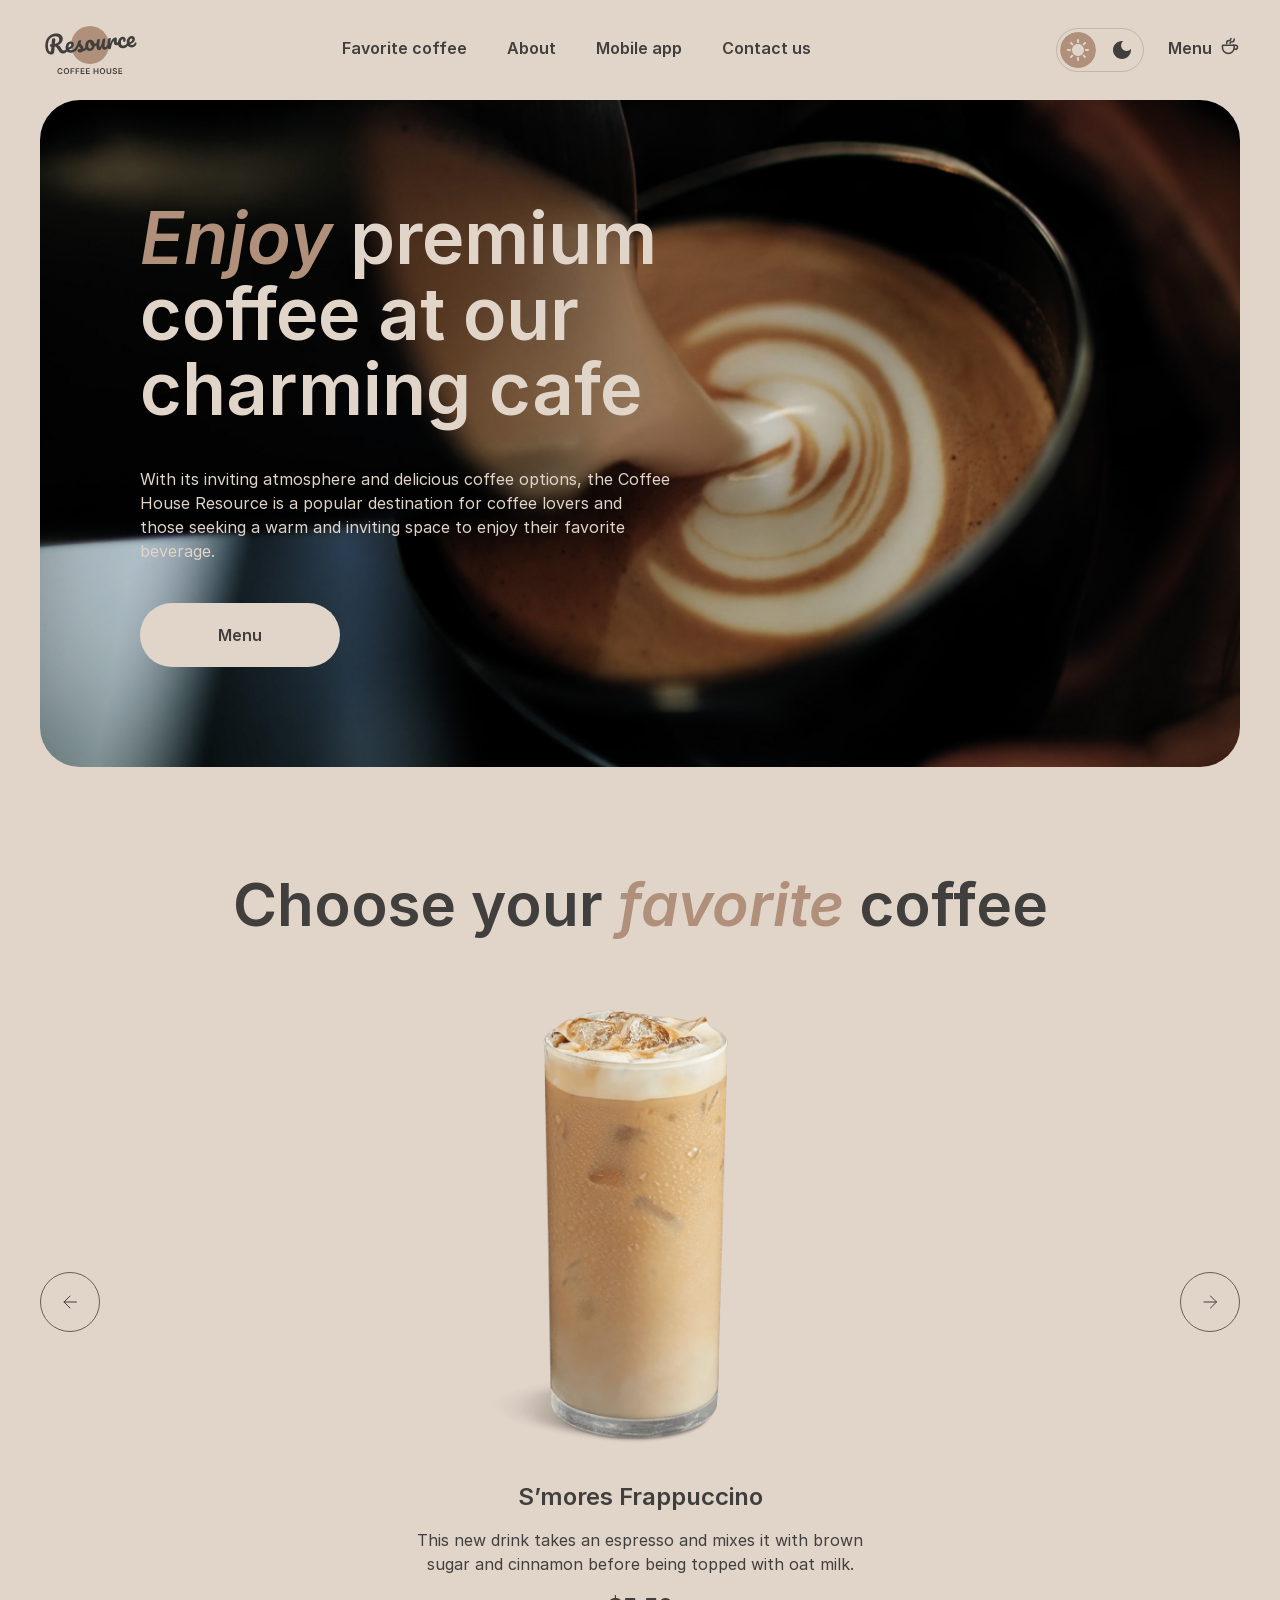
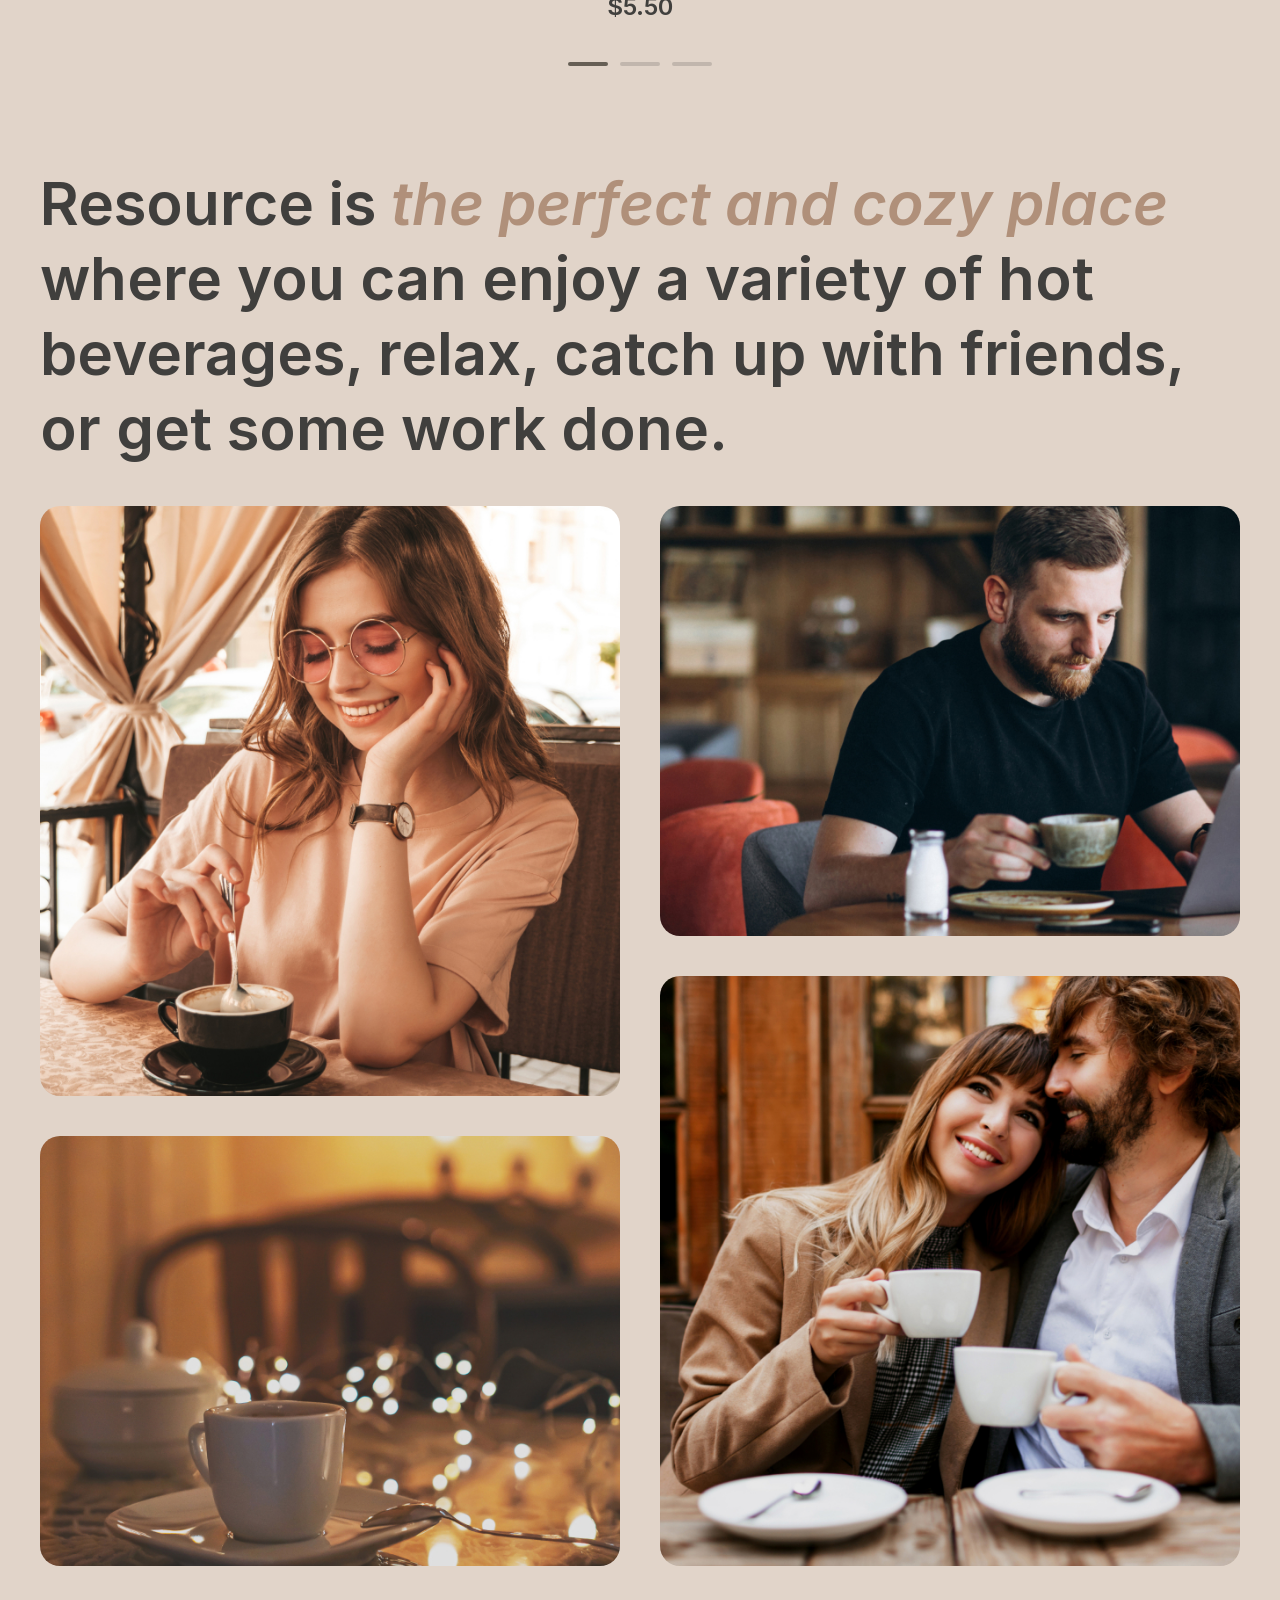
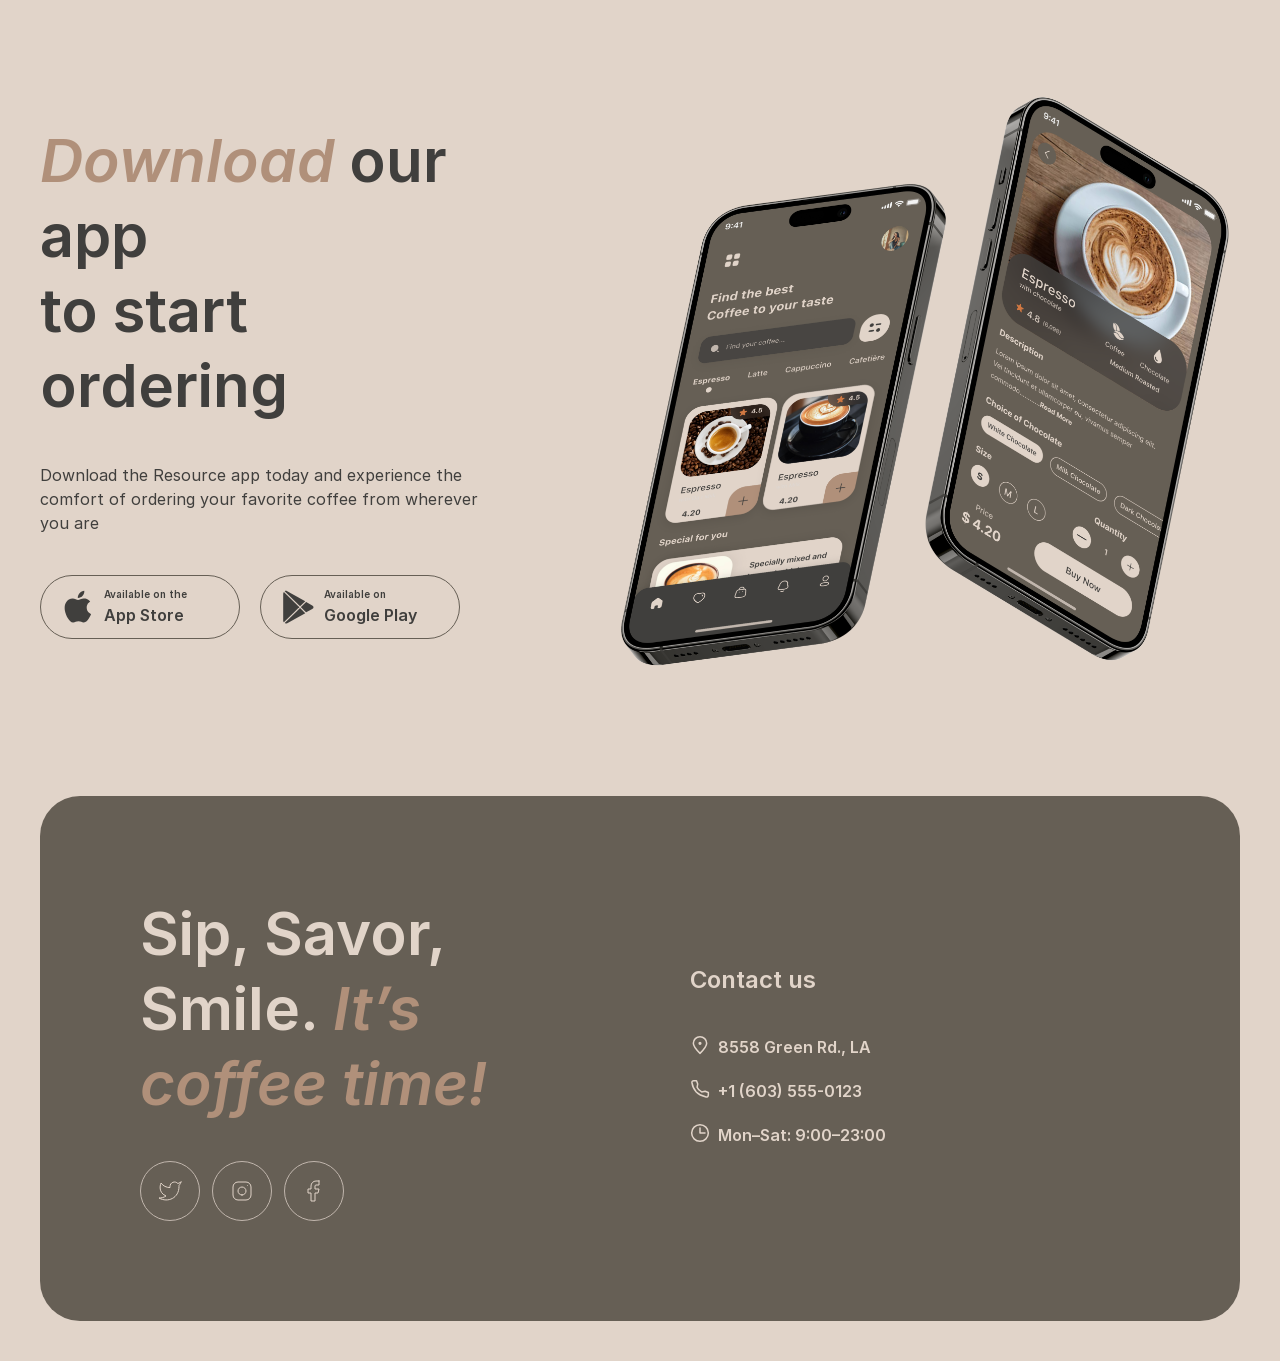
<file: index.html>
<!doctype html>
<html lang="en" data-theme="light">
  <head>
    <meta charset="UTF-8">
    <meta name="viewport" content="width=device-width, initial-scale=1.0">
    <title>Coffee House</title>
    <script>
      // тема применяется до отрисовки страницы, чтобы не было «мигания»
      try {
        if (localStorage.getItem('theme') === 'dark') document.documentElement.dataset.theme = 'dark';
      } catch (e) {}
    </script>
    <link rel="icon" type="image/svg+xml" href="img/icons/favicon.svg">
    <link rel="stylesheet" href="css/reset.css">
    <link rel="stylesheet" href="css/style.css">
  </head>

  <body>
    <!-- Header -->
    <header class="header">
      <div class="header__container container">
        <a class="header__logo" href="index.html">
          <img
            src="img/logo-light.svg"
            data-src="img/logo-{theme}.svg"
            alt="Coffee House Logo"
            width="100"
            height="60">
        </a>
        <nav class="header__nav" id="header-nav" aria-label="Main navigation">
          <ul class="header__list">
            <li class="header__item">
              <a class="header__link" href="#favorite-coffee">Favorite coffee</a>
            </li>
            <li class="header__item">
              <a class="header__link" href="#about">About</a>
            </li>
            <li class="header__item">
              <a class="header__link" href="#mobile-app">Mobile app</a>
            </li>
            <li class="header__item">
              <a class="header__link" href="#contact-us">Contact us</a>
            </li>
            <li class="header__item header__item--menu">
              <a class="header__menu-link" href="menu-coffee.html">
                Menu
                <img
                  src="img/icons/menu-icon-coffee-cup-light.svg"
                  data-src="img/icons/menu-icon-coffee-cup-{theme}.svg"
                  alt=""
                  width="20"
                  height="20">
              </a>
            </li>
          </ul>
        </nav>

        <div class="header__actions">
          <div class="header__theme-toggle" role="group" aria-label="Color theme">
            <button
              class="header__theme-btn header__theme-btn--sun"
              type="button"
              data-theme-value="light"
              aria-label="Light theme"
              aria-pressed="true"></button>

            <button
              class="header__theme-btn header__theme-btn--moon"
              type="button"
              data-theme-value="dark"
              aria-label="Dark theme"
              aria-pressed="false"></button>
          </div>

          <button
            class="header__burger"
            type="button"
            aria-label="Open menu"
            aria-expanded="false"
            aria-controls="header-nav">
            <span></span>
            <span></span>
          </button>

          <a class="header__menu-link" href="menu-coffee.html">
            Menu
            <img
              src="img/icons/menu-icon-coffee-cup-light.svg"
              data-src="img/icons/menu-icon-coffee-cup-{theme}.svg"
              alt=""
              width="20"
              height="20">
          </a>
        </div>
      </div>
    </header>
    <!-- Main content -->
    <main>
      <!-- Hero section -->
      <section class="hero" id="hero">
        <div class="container">
          <div class="hero__inner">
            <div class="hero__offer">
              <h1 class="hero__title">
                <span class="hero__title-accent">Enjoy</span>
                premium coffee at our charming cafe
              </h1>
              <p class="hero__text">
                With its inviting atmosphere and delicious coffee options, the Coffee House Resource
                is a popular destination for coffee lovers and those seeking a warm and inviting
                space to enjoy their favorite beverage.
              </p>
              <a class="hero__button" href="menu-coffee.html">
                Menu
                <img
                  class="hero__button-icon"
                  src="img/icons/menu-icon-coffee-cup-light.svg"
                  alt=""
                  width="20"
                  height="20">
              </a>
            </div>
          </div>
        </div>
      </section>
      <!-- Choose section -->
      <section class="choose" id="favorite-coffee">
        <div class="container">
          <h2 class="choose__title">
            Choose your
            <span class="choose__title-accent">favorite</span>
            coffee
          </h2>

          <div class="choose__slider">
            <button
              class="choose__arrow choose__arrow--prev"
              type="button"
              aria-label="Previous slide"></button>

            <div class="choose__viewport">
              <div class="choose__track">
                <div
                  class="choose__slide"
                  role="group"
                  aria-roledescription="slide"
                  aria-label="1 of 3">
                  <div class="choose__content">
                    <img
                      class="choose__img"
                      src="img/coffee-slider-1.png"
                      alt="S’mores Frappuccino"
                      width="480"
                      height="480">
                    <div class="choose__description">
                      <h3 class="choose__name">S’mores Frappuccino</h3>
                      <p class="choose__text">
                        This new drink takes an espresso and mixes it with brown sugar and cinnamon
                        before being topped with oat milk.
                      </p>
                      <p class="choose__price">$5.50</p>
                    </div>
                  </div>
                </div>

                <div
                  class="choose__slide"
                  role="group"
                  aria-roledescription="slide"
                  aria-label="2 of 3">
                  <div class="choose__content">
                    <img
                      class="choose__img"
                      src="img/coffee-slider-2.png"
                      alt="Caramel Macchiato"
                      width="480"
                      height="480">
                    <div class="choose__description">
                      <h3 class="choose__name">Caramel Macchiato</h3>
                      <p class="choose__text">
                        Fragrant and unique classic espresso with rich caramel-peanut syrup, with
                        cream under whipped thick foam.
                      </p>
                      <p class="choose__price">$5.00</p>
                    </div>
                  </div>
                </div>
                <div
                  class="choose__slide"
                  role="group"
                  aria-roledescription="slide"
                  aria-label="3 of 3">
                  <div class="choose__content">
                    <img
                      class="choose__img"
                      src="img/coffee-slider-3.png"
                      alt="Ice coffee"
                      width="480"
                      height="480">
                    <div class="choose__description">
                      <h3 class="choose__name">Ice coffee</h3>
                      <p class="choose__text">
                        A popular summer drink that tones and invigorates. Prepared from coffee,
                        milk and ice.
                      </p>
                      <p class="choose__price">$4.50</p>
                    </div>
                  </div>
                </div>
              </div>
            </div>
            <button
              class="choose__arrow choose__arrow--next"
              type="button"
              aria-label="Next slide"></button>
          </div>
          <div class="choose__controls">
            <button
              class="choose__dot"
              type="button"
              aria-label="Show slide 1"
              aria-current="true"></button>
            <button class="choose__dot" type="button" aria-label="Show slide 2"></button>
            <button class="choose__dot" type="button" aria-label="Show slide 3"></button>
          </div>
        </div>
      </section>
      <!-- About section -->
      <section class="about" id="about">
        <div class="container">
          <h2 class="about__title">
            Resource is
            <span class="about__title-accent">the perfect and cozy place</span>
            where you can enjoy a variety of hot beverages, relax, catch up with friends, or get
            some work done.
          </h2>
          <div class="about__images">
            <div class="about__column">
              <div class="about__box about__box--tall">
                <img
                  class="about__img"
                  src="img/about-1.jpg"
                  alt="A smiling girl in glasses stirring a cup of coffee at a table"
                  width="726"
                  height="726">
              </div>
              <div class="about__box about__box--short">
                <img
                  class="about__img"
                  src="img/about-2.jpg"
                  alt="A cup of coffee on a table with blurred warm lights in the background"
                  width="726"
                  height="726">
              </div>
            </div>

            <div class="about__column">
              <div class="about__box about__box--short">
                <img
                  class="about__img"
                  src="img/about-3.jpg"
                  alt="A man with a laptop drinking coffee in a cafe"
                  width="726"
                  height="726">
              </div>
              <div class="about__box about__box--tall">
                <img
                  class="about__img"
                  src="img/about-4.jpg"
                  alt="A couple smiling and holding white cups of coffee"
                  width="726"
                  height="726">
              </div>
            </div>
          </div>
        </div>
      </section>
      <!-- Application section -->
      <section class="application" id="mobile-app">
        <div class="container">
          <div class="application__inner">
            <div class="application__offer">
              <h2 class="application__title">
                <span class="application__title-accent">Download</span>
                our app
                <br>
                to start ordering
              </h2>
              <p class="application__text">
                Download the Resource app today and experience the comfort of ordering your favorite
                coffee from wherever you are
              </p>
              <div class="application__buttons">
                <a
                  class="application__button"
                  href="https://www.apple.com/app-store/"
                  target="_blank"
                  rel="noopener noreferrer">
                  <span
                    class="application__icon application__icon--app-store"
                    aria-hidden="true"></span>
                  <span class="application__button-text">
                    <span class="application__button-caption">Available on the</span>
                    <span class="application__button-name">App Store</span>
                  </span>
                </a>
                <a
                  class="application__button"
                  href="https://play.google.com/store"
                  target="_blank"
                  rel="noopener noreferrer">
                  <span
                    class="application__icon application__icon--google-play"
                    aria-hidden="true"></span>
                  <span class="application__button-text">
                    <span class="application__button-caption">Available on</span>
                    <span class="application__button-name">Google Play</span>
                  </span>
                </a>
              </div>
            </div>

            <img
              class="application__img"
              src="img/mobile-screens.png"
              alt="Two smartphones showing the Coffee House mobile app"
              width="630"
              height="630">
          </div>
        </div>
      </section>
    </main>
    <!-- Footer -->
    <footer class="footer" id="contact-us">
      <div class="container">
        <div class="footer__inner">
          <div class="footer__offer">
            <h2 class="footer__title">
              Sip, Savor, Smile.
              <span class="footer__title-accent">It’s coffee time!</span>
            </h2>
            <ul class="footer__socials">
              <li>
                <a
                  class="footer__social footer__social--twitter"
                  href="https://twitter.com/"
                  aria-label="Twitter"
                  target="_blank"
                  rel="noopener noreferrer"></a>
              </li>
              <li>
                <a
                  class="footer__social footer__social--instagram"
                  href="https://www.instagram.com/"
                  aria-label="Instagram"
                  target="_blank"
                  rel="noopener noreferrer"></a>
              </li>
              <li>
                <a
                  class="footer__social footer__social--facebook"
                  href="https://www.facebook.com/"
                  aria-label="Facebook"
                  target="_blank"
                  rel="noopener noreferrer"></a>
              </li>
            </ul>
          </div>

          <div class="footer__info">
            <h3 class="footer__subtitle">Contact us</h3>
            <ul class="footer__contacts">
              <li>
                <a
                  class="footer__link footer__link--address"
                  href="https://www.google.com/maps/search/?api=1&query=8558+Green+Rd.,+LA"
                  target="_blank"
                  rel="noopener noreferrer">
                  <img src="img/icons/pin-alt.svg" alt="" width="20" height="20">
                  8558 Green Rd., LA
                </a>
              </li>
              <li>
                <a class="footer__link footer__link--phone" href="tel:+16035550123">
                  <img src="img/icons/phone.svg" alt="" width="20" height="20">
                  +1 (603) 555-0123
                </a>
              </li>
              <li>
                <p class="footer__link footer__link--hours">
                  <img src="img/icons/clock.svg" alt="" width="20" height="20">
                  Mon–Sat: 9:00–23:00
                </p>
              </li>
            </ul>
          </div>
        </div>
      </div>
    </footer>

    <script src="js/main.js"></script>
  </body>
</html>
</file>
<file: css/style.css>
body {
  background-color: #e1d4c9;
  font-family: "Inter", sans-serif;
}

.container {
  max-width: 1440px;
  padding: 0 40px;
  margin: 0 auto;
}

@font-face {
  font-family: "Inter";
  src: url("../fonts/Inter-Regular.woff2") format("woff2");
  font-weight: 400;
  font-style: normal;
  font-display: swap;
}
@font-face {
  font-family: "Inter";
  src: url("../fonts/Inter-SemiBold.woff2") format("woff2");
  font-weight: 600;
  font-style: normal;
  font-display: swap;
}
@font-face {
  font-family: "Inter";
  src: url("../fonts/Inter-SemiBoldItalic.woff2") format("woff2");
  font-weight: 600;
  font-style: italic;
  font-display: swap;
}
.header {
  padding: 20px 0;
}

.header__container {
  display: flex;
  align-items: center;
  justify-content: space-between;
}

.header__logo {
  display: inline-block;
}
.header__logo img {
  display: block;
  width: 100px;
  height: 60px;
}

.header__nav {
  flex: 1;
  display: flex;
  justify-content: center;
  padding-right: 44px;
}

.header__list {
  display: flex;
  gap: 40px;
  margin: 0;
  padding: 0;
  list-style: none;
}

.header__link,
.header__menu-link {
  position: relative;
  padding-bottom: 4px;
  font-family: var(--main-font);
  font-weight: 600;
  font-size: 16px;
  line-height: 1.5;
  color: #403f3d;
  text-decoration: none;
  transition: color 0.3s ease;
}
.header__link::after,
.header__menu-link::after {
  content: "";
  position: absolute;
  left: 0;
  right: 0;
  bottom: -1px;
  height: 2px;
  background-color: currentColor;
  opacity: 0;
  transition: opacity 0.2s ease;
}
.header__link:hover::after, .header__link:focus-visible::after,
.header__menu-link:hover::after,
.header__menu-link:focus-visible::after {
  opacity: 1;
}

.header__link {
  display: inline-block;
}

.header__menu-link {
  display: inline-flex;
  align-items: flex-start;
  gap: 8px;
}

.header__actions {
  display: flex;
  align-items: center;
  gap: 24px;
}

.header__theme-toggle {
  display: flex;
  align-items: center;
  gap: 8px;
  padding: 3px;
  border: 1px solid #c1b6ad;
  border-radius: 100px;
  transition: border-color 0.3s ease;
}

.header__theme-btn {
  width: 36px;
  height: 36px;
  padding: 0;
  border: 0;
  border-radius: 50%;
  outline: none;
  background-color: transparent;
  background-repeat: no-repeat;
  background-position: center;
  cursor: pointer;
}
.header__theme-btn[aria-pressed=true] {
  cursor: default;
}

[data-theme=light] .header__theme-btn--sun {
  background-image: url(../img/icons/light-theme-sun.svg);
}
[data-theme=light] .header__theme-btn--moon {
  background-image: url(../img/icons/light-theme-moon.svg);
}
[data-theme=light] .header__theme-btn--moon:hover {
  background-image: url(../img/icons/light-theme-moon-hover.svg);
}

[data-theme=dark] body {
  background-color: #292826;
}
[data-theme=dark] .header__link,
[data-theme=dark] .header__menu-link {
  color: #e1d4c9;
}
[data-theme=dark] .header__theme-toggle {
  border-color: #665f55;
}
[data-theme=dark] .header__theme-btn--sun {
  background-image: url(../img/icons/dark-theme-sun.svg);
}
[data-theme=dark] .header__theme-btn--sun:hover {
  background-image: url(../img/icons/dark-theme-sun-hover.svg);
}
[data-theme=dark] .header__theme-btn--moon {
  background-image: url(../img/icons/dark-theme-moon.svg);
}

body {
  transition: background-color 0.3s ease;
}

html {
  scroll-behavior: smooth;
}

@media (prefers-reduced-motion: reduce) {
  html {
    scroll-behavior: auto;
  }
}
.hero__inner {
  display: flex;
  flex-direction: column;
  justify-content: center;
  min-height: 644px;
  padding: 100px;
  border-radius: 40px;
  background: url(../img/img-hero.jpg) center/cover no-repeat;
}

.hero__offer {
  display: flex;
  flex-direction: column;
  align-items: flex-start;
  gap: 40px;
  width: 530px;
  max-width: 100%;
}

.hero__title {
  margin: 0;
  font-family: var(--main-font);
  font-weight: 600;
  font-size: 72px;
  line-height: 1.05;
  color: #e1d4c9;
}

.hero__title-accent {
  font-style: italic;
  color: #b0907a;
}

.hero__text {
  margin: 0;
  font-family: var(--main-font);
  font-weight: 400;
  font-size: 16px;
  line-height: 1.5;
  color: #e1d4c9;
}

.hero__button {
  display: flex;
  align-items: center;
  justify-content: center;
  gap: 8px;
  width: 200px;
  padding: 20px 0;
  border-radius: 100px;
  background-color: #e1d4c9;
  font-family: var(--main-font);
  font-weight: 600;
  font-size: 16px;
  line-height: 1.5;
  color: #403f3d;
  text-decoration: none;
}

.hero__button-icon {
  display: none;
}

.hero__button:hover .hero__button-icon,
.hero__button:focus-visible .hero__button-icon {
  display: block;
}

.choose {
  --choose-text: #403f3d;
  --choose-line: #665f55;
  --choose-dot: #c1b6ad;
  margin-top: 100px;
  color: var(--choose-text);
}

[data-theme=dark] .choose {
  --choose-text: #e1d4c9;
  --choose-line: #c1b6ad;
  --choose-dot: #665f55;
}

.choose__title {
  margin: 0 0 40px;
  font-family: var(--main-font);
  font-weight: 600;
  font-size: 60px;
  line-height: 1.25;
  text-align: center;
}

.choose__title-accent {
  font-style: italic;
  color: #b0907a;
}

.choose__slider {
  display: flex;
  align-items: center;
  justify-content: center;
  gap: 40px;
}

.choose__arrow {
  display: flex;
  flex-shrink: 0;
  align-items: center;
  justify-content: center;
  width: 60px;
  height: 60px;
  padding: 0;
  border: 1px solid var(--choose-line);
  border-radius: 100px;
  background-color: transparent;
  color: var(--choose-text);
  cursor: pointer;
  transition: background-color 0.2s ease, border-color 0.2s ease, color 0.2s ease;
}
.choose__arrow::before {
  content: "";
  width: 24px;
  height: 24px;
  background-color: currentColor;
  mask-repeat: no-repeat;
  mask-position: center;
  mask-size: contain;
  -webkit-mask-repeat: no-repeat;
  -webkit-mask-position: center;
  -webkit-mask-size: contain;
}
.choose__arrow--prev::before {
  mask-image: url(../img/icons/arrow-left.svg);
  -webkit-mask-image: url(../img/icons/arrow-left.svg);
}
.choose__arrow--next::before {
  mask-image: url(../img/icons/arrow-right.svg);
  -webkit-mask-image: url(../img/icons/arrow-right.svg);
}
.choose__arrow:hover {
  border-color: #665f55;
  background-color: #665f55;
  color: #e1d4c9;
}

.choose__viewport {
  flex: 1 0 0;
  min-width: 480px;
  max-width: 1152px;
  overflow: hidden;
}

.choose__track {
  display: flex;
  transform: translateX(calc(var(--slide, 0) * -100%));
  transition: transform 0.5s ease;
}

.choose__slide {
  display: flex;
  flex: 0 0 100%;
  justify-content: center;
}

.choose__content {
  display: flex;
  flex-direction: column;
  align-items: center;
  gap: 20px;
  width: 480px;
  max-width: 100%;
}

.choose__img {
  display: block;
  width: 480px;
  max-width: 100%;
  height: 480px;
  -o-object-fit: cover;
     object-fit: cover;
}

.choose__description {
  display: flex;
  flex-direction: column;
  align-items: center;
  gap: 16px;
  width: 100%;
  text-align: center;
}

.choose__name,
.choose__price {
  margin: 0;
  font-family: var(--main-font);
  font-weight: 600;
  font-size: 24px;
  line-height: 1.25;
}

.choose__text {
  margin: 0;
  font-family: var(--main-font);
  font-weight: 400;
  font-size: 16px;
  line-height: 1.5;
}

.choose__controls {
  display: flex;
  justify-content: center;
  gap: 12px;
  margin-top: 40px;
}

.choose__dot {
  width: 40px;
  height: 4px;
  padding: 0;
  border: 0;
  border-radius: 100px;
  background-color: var(--choose-dot);
  cursor: pointer;
}
.choose__dot[aria-current=true] {
  background-color: var(--choose-line);
  cursor: default;
}

.about {
  --about-text: #403f3d;
  margin-top: 100px;
  color: var(--about-text);
}

[data-theme=dark] .about {
  --about-text: #e1d4c9;
}

.about__title {
  margin: 0 0 40px;
  font-family: var(--main-font);
  font-weight: 600;
  font-size: 60px;
  line-height: 1.25;
}

.about__title-accent {
  font-style: italic;
  color: #b0907a;
}

.about__images {
  display: flex;
  align-items: flex-start;
  gap: 40px;
}

.about__column {
  display: flex;
  flex: 1 1 0;
  flex-direction: column;
  gap: 40px;
  min-width: 0;
}

.about__box {
  position: relative;
  overflow: hidden;
  border-radius: 20px;
}
.about__box--tall {
  height: 590px;
}
.about__box--short {
  height: 430px;
}

.about__img {
  position: absolute;
  top: 50%;
  left: 50%;
  width: 110%;
  max-width: none;
  height: auto;
  aspect-ratio: 1;
  transform: translate(-50%, -50%);
  -o-object-fit: cover;
     object-fit: cover;
}

.application {
  --application-text: #403f3d;
  --application-line: #665f55;
  margin-top: 100px;
  color: var(--application-text);
}

[data-theme=dark] .application {
  --application-text: #e1d4c9;
  --application-line: #c1b6ad;
}

.application__inner {
  display: flex;
  align-items: center;
  gap: 100px;
}

.application__offer {
  display: flex;
  flex: 1 1 0;
  flex-direction: column;
  align-items: flex-start;
  gap: 40px;
  min-width: 0;
}

.application__title {
  margin: 0;
  font-family: var(--main-font);
  font-weight: 600;
  font-size: 60px;
  line-height: 1.25;
}

.application__title-accent {
  font-style: italic;
  color: #b0907a;
}

.application__text {
  margin: 0;
  font-family: var(--main-font);
  font-weight: 400;
  font-size: 16px;
  line-height: 1.5;
}

.application__buttons {
  display: flex;
  gap: 20px;
}

.application__button {
  display: flex;
  align-items: center;
  gap: 8px;
  width: 200px;
  height: 64px;
  padding: 0 19px;
  border: 1px solid var(--application-line);
  border-radius: 100px;
  font-family: var(--main-font);
  font-weight: 600;
  color: inherit;
  text-decoration: none;
  transition: background-color 0.2s ease, border-color 0.2s ease, color 0.2s ease;
}
.application__button:hover {
  border-color: #665f55;
  background-color: #665f55;
  color: #e1d4c9;
}

.application__icon {
  flex-shrink: 0;
  width: 36px;
  height: 36px;
  background-color: currentColor;
  mask-repeat: no-repeat;
  mask-position: center;
  mask-size: contain;
  -webkit-mask-repeat: no-repeat;
  -webkit-mask-position: center;
  -webkit-mask-size: contain;
}
.application__icon--app-store {
  mask-image: url(../img/icons/app-store.svg);
  -webkit-mask-image: url(../img/icons/app-store.svg);
}
.application__icon--google-play {
  mask-image: url(../img/icons/google-play.svg);
  -webkit-mask-image: url(../img/icons/google-play.svg);
}

.application__button-text {
  display: flex;
  flex-direction: column;
  gap: 2px;
}

.application__button-caption {
  font-size: 10px;
  line-height: 1.4;
}

.application__button-name {
  font-size: 16px;
  line-height: 1.5;
}

.application__img {
  display: block;
  flex-shrink: 0;
  width: 630px;
  height: 630px;
  -o-object-fit: cover;
     object-fit: cover;
}

.footer {
  --footer-bg: #665f55;
  --footer-line: #c1b6ad;
  margin-top: 100px;
  padding-bottom: 40px;
}

[data-theme=dark] .footer {
  --footer-bg: #403f3d;
  --footer-line: #665f55;
}

.footer__inner {
  display: flex;
  align-items: center;
  gap: 100px;
  padding: 100px;
  border-radius: 40px;
  background-color: var(--footer-bg);
  color: #e1d4c9;
  transition: background-color 0.3s ease;
}

.footer__offer,
.footer__info {
  display: flex;
  flex: 1 1 0;
  flex-direction: column;
  justify-content: center;
  gap: 40px;
  min-width: 0;
}

.footer__title {
  margin: 0;
  font-family: var(--main-font);
  font-weight: 600;
  font-size: 60px;
  line-height: 1.25;
}

.footer__title-accent {
  font-style: italic;
  color: #b0907a;
}

.footer__socials {
  display: flex;
  gap: 12px;
  margin: 0;
  padding: 0;
  list-style: none;
}

.footer__social {
  display: flex;
  align-items: center;
  justify-content: center;
  width: 60px;
  height: 60px;
  border: 1px solid var(--footer-line);
  border-radius: 100px;
  color: #e1d4c9;
  transition: background-color 0.2s ease, border-color 0.2s ease, color 0.2s ease;
}
.footer__social::before {
  content: "";
  width: 24px;
  height: 24px;
  background-color: currentColor;
  mask-repeat: no-repeat;
  mask-position: center;
  mask-size: contain;
  -webkit-mask-repeat: no-repeat;
  -webkit-mask-position: center;
  -webkit-mask-size: contain;
}
.footer__social--twitter::before {
  mask-image: url(../img/icons/twitter.svg);
  -webkit-mask-image: url(../img/icons/twitter.svg);
}
.footer__social--instagram::before {
  mask-image: url(../img/icons/instagram.svg);
  -webkit-mask-image: url(../img/icons/instagram.svg);
}
.footer__social--facebook::before {
  mask-image: url(../img/icons/facebook.svg);
  -webkit-mask-image: url(../img/icons/facebook.svg);
}
.footer__social:hover {
  border-color: #e1d4c9;
  background-color: #e1d4c9;
  color: #403f3d;
}

.footer__subtitle {
  margin: 0;
  font-family: var(--main-font);
  font-weight: 600;
  font-size: 24px;
  line-height: 1.25;
}

.footer__contacts {
  display: flex;
  flex-direction: column;
  align-items: flex-start;
  gap: 16px;
  margin: 0;
  padding: 0;
  list-style: none;
}

.footer__link {
  position: relative;
  display: inline-flex;
  align-items: flex-start;
  gap: 8px;
  margin: 0;
  padding-bottom: 4px;
  font-family: var(--main-font);
  font-weight: 600;
  font-size: 16px;
  line-height: 1.5;
  color: inherit;
  text-decoration: none;
  white-space: nowrap;
}
.footer__link img {
  display: block;
  flex-shrink: 0;
  width: 20px;
  height: 20px;
}
.footer__link::after {
  content: "";
  position: absolute;
  left: 0;
  right: 0;
  bottom: -1px;
  height: 2px;
  background-color: currentColor;
  opacity: 0;
  transition: opacity 0.2s ease;
}
.footer__link:-moz-any-link:hover::after, .footer__link:-moz-any-link:focus-visible::after {
  opacity: 1;
}
.footer__link:any-link:hover::after, .footer__link:any-link:focus-visible::after {
  opacity: 1;
}

.menu {
  display: flex;
  flex-direction: column;
  align-items: flex-start;
  justify-content: center;
  width: 100%;
}

.menu__container {
  display: flex;
  flex-direction: column;
  align-items: flex-start;
  gap: 40px;
  width: 100%;
}

.menu__offer {
  display: flex;
  flex-direction: column;
  align-items: center;
  gap: 40px;
  width: 100%;
}

.menu__title {
  max-width: 800px;
  margin: 0;
  font-family: var(--main-font);
  font-weight: 600;
  font-size: 60px;
  line-height: 1.25;
  color: #403f3d;
  text-align: center;
  transition: color 0.3s ease;
}

.menu__title-accent {
  font-style: italic;
  color: #b0907a;
}

[data-theme=dark] .menu__title {
  color: #e1d4c9;
}

.menu__tabs {
  display: flex;
  align-items: center;
  gap: 16px;
}

.menu__tab {
  display: flex;
  align-items: center;
  gap: 8px;
  padding: 7px 15px 7px 7px;
  border: 1px solid #c1b6ad;
  border-radius: 100px;
  font-family: var(--main-font);
  font-weight: 600;
  font-size: 16px;
  line-height: 1.5;
  color: #403f3d;
  text-decoration: none;
  cursor: pointer;
  transition: background-color 0.3s ease, border-color 0.3s ease, color 0.3s ease;
}

.menu__tab-icon {
  display: flex;
  align-items: center;
  justify-content: center;
  width: 30px;
  height: 30px;
  border-radius: 100px;
  background-color: #c1b6ad;
  font-size: 16px;
  line-height: 1;
  transition: background-color 0.3s ease;
}

.menu__tab--active {
  border-color: transparent;
  background-color: #665f55;
  color: #e1d4c9;
  cursor: default;
}
.menu__tab--active .menu__tab-icon {
  background-color: #e1d4c9;
}

.menu__tab:-moz-any-link:hover {
  border-color: transparent;
  background-color: #665f55;
  color: #e1d4c9;
}

.menu__tab:any-link:hover {
  border-color: transparent;
  background-color: #665f55;
  color: #e1d4c9;
}
.menu__tab:-moz-any-link:hover .menu__tab-icon {
  background-color: #e1d4c9;
}
.menu__tab:any-link:hover .menu__tab-icon {
  background-color: #e1d4c9;
}

[data-theme=dark] .menu__tab {
  border-color: #665f55;
  color: #e1d4c9;
}

[data-theme=dark] .menu__tab-icon {
  background-color: #665f55;
}

[data-theme=dark] .menu__tab--active {
  border-color: transparent;
  background-color: #403f3d;
}
[data-theme=dark] .menu__tab--active .menu__tab-icon {
  background-color: #292826;
}

[data-theme=dark] .menu__tab:-moz-any-link:hover {
  border-color: transparent;
  background-color: #403f3d;
}

[data-theme=dark] .menu__tab:any-link:hover {
  border-color: transparent;
  background-color: #403f3d;
}
[data-theme=dark] .menu__tab:-moz-any-link:hover .menu__tab-icon {
  background-color: #292826;
}
[data-theme=dark] .menu__tab:any-link:hover .menu__tab-icon {
  background-color: #292826;
}

.menu__grid {
  display: flex;
  flex-wrap: wrap;
  justify-content: center;
  gap: 40px;
  width: 100%;
  margin: 0;
  padding: 0;
  list-style: none;
}

.menu__card {
  display: flex;
  flex-direction: column;
  align-items: center;
  width: 310px;
  height: 506px;
  border: 1px solid #c1b6ad;
  border-radius: 40px;
  overflow: hidden;
  cursor: pointer;
  transition: border-color 0.3s ease, box-shadow 0.3s ease;
}
.menu__card:hover {
  border-color: #665f55;
  box-shadow: 0 8px 24px rgba(64, 63, 61, 0.15);
}

[data-theme=dark] .menu__card {
  border-color: #665f55;
}
[data-theme=dark] .menu__card:hover {
  border-color: #c1b6ad;
  box-shadow: 0 8px 24px rgba(0, 0, 0, 0.4);
}

.menu__card-img {
  display: block;
  width: 310px;
  height: 310px;
  -o-object-fit: cover;
     object-fit: cover;
}

.menu__card-body {
  display: flex;
  flex: 1 1 0;
  flex-direction: column;
  justify-content: space-between;
  min-height: 0;
  width: 100%;
  padding: 20px;
  color: #403f3d;
  transition: color 0.3s ease;
}

[data-theme=dark] .menu__card-body {
  color: #e1d4c9;
}

.menu__card-info {
  display: flex;
  flex-direction: column;
  gap: 12px;
}

.menu__card-title {
  margin: 0;
  font-family: var(--main-font);
  font-weight: 600;
  font-size: 24px;
  line-height: 1.25;
}

.menu__card-text {
  margin: 0;
  font-family: var(--main-font);
  font-weight: 400;
  font-size: 16px;
  line-height: 1.5;
}

.menu__card-price {
  margin: 0;
  font-family: var(--main-font);
  font-weight: 600;
  font-size: 24px;
  line-height: 1.25;
}

.modal {
  --modal-bg: #e1d4c9;
  --modal-text: #403f3d;
  --modal-line: #c1b6ad;
  --modal-active-bg: #665f55;
  --modal-active-text: #e1d4c9;
  position: fixed;
  inset: 0;
  z-index: 1000;
  display: flex;
  align-items: center;
  justify-content: center;
  padding: 20px;
  opacity: 0;
  visibility: hidden;
  transition: opacity 0.3s ease, visibility 0.3s ease;
}
.modal.is-open {
  opacity: 1;
  visibility: visible;
}

[data-theme=dark] .modal {
  --modal-bg: #403f3d;
  --modal-text: #e1d4c9;
  --modal-line: #665f55;
  --modal-active-bg: #e1d4c9;
  --modal-active-text: #403f3d;
}

.modal__overlay {
  position: absolute;
  inset: 0;
  background-color: rgba(41, 40, 38, 0.6);
}

.modal__dialog {
  position: relative;
  display: flex;
  width: 100%;
  max-width: 800px;
  max-height: calc(100vh - 40px);
  padding: 16px;
  border-radius: 40px;
  background-color: var(--modal-bg);
  overflow-y: auto;
  transform: scale(0.95);
  transition: transform 0.3s ease;
}
.modal.is-open .modal__dialog {
  transform: scale(1);
}

.modal__close {
  position: absolute;
  top: 16px;
  right: 16px;
  z-index: 1;
  display: flex;
  align-items: center;
  justify-content: center;
  width: 36px;
  height: 36px;
  padding: 0;
  border: 0;
  border-radius: 50%;
  background-color: transparent;
  color: var(--modal-text);
  font-size: 24px;
  line-height: 1;
  cursor: pointer;
  transition: background-color 0.2s ease;
}
.modal__close:hover {
  background-color: rgba(0, 0, 0, 0.08);
}

.modal__preview {
  flex-shrink: 0;
  width: 310px;
}

.modal__box {
  width: 310px;
  height: 310px;
  border-radius: 40px;
  overflow: hidden;
}

.modal__img {
  display: block;
  width: 100%;
  height: 100%;
  -o-object-fit: cover;
     object-fit: cover;
}

.modal__description {
  display: flex;
  flex: 1 1 0;
  flex-direction: column;
  gap: 20px;
  min-width: 0;
  padding-left: 20px;
  color: var(--modal-text);
}

.modal__info {
  display: flex;
  flex-direction: column;
  gap: 8px;
}

.modal__title {
  margin: 0;
  font-family: var(--main-font);
  font-weight: 600;
  font-size: 24px;
  line-height: 1.25;
}

.modal__text {
  margin: 0;
  font-family: var(--main-font);
  font-weight: 400;
  font-size: 16px;
  line-height: 1.5;
}

.modal__group {
  display: flex;
  flex-direction: column;
  gap: 12px;
}

.modal__group-title {
  margin: 0;
  font-family: var(--main-font);
  font-weight: 600;
  font-size: 16px;
  line-height: 1.5;
}

.modal__tabs {
  display: flex;
  flex-wrap: wrap;
  gap: 8px;
}

.modal__tab {
  display: flex;
  align-items: center;
  gap: 8px;
  padding: 8px 15px;
  border: 1px solid var(--modal-line);
  border-radius: 100px;
  background-color: transparent;
  font-family: var(--main-font);
  font-weight: 600;
  font-size: 14px;
  line-height: 1.4;
  color: var(--modal-text);
  cursor: pointer;
  transition: background-color 0.2s ease, border-color 0.2s ease, color 0.2s ease;
}
.modal__tab--active, .modal__tab[aria-pressed=true] {
  border-color: transparent;
  background-color: var(--modal-active-bg);
  color: var(--modal-active-text);
}
.modal__tab--active .modal__tab-num, .modal__tab[aria-pressed=true] .modal__tab-num {
  background-color: var(--modal-active-text);
  color: var(--modal-active-bg);
}

.modal__tab-num {
  display: flex;
  align-items: center;
  justify-content: center;
  width: 20px;
  height: 20px;
  border-radius: 50%;
  background-color: var(--modal-line);
  font-size: 11px;
  color: var(--modal-text);
  transition: background-color 0.2s ease, color 0.2s ease;
}

.modal__total {
  display: flex;
  align-items: center;
  justify-content: space-between;
  font-family: var(--main-font);
  font-weight: 600;
  font-size: 24px;
  line-height: 1.25;
}

.modal__alert {
  display: flex;
  align-items: flex-start;
  gap: 8px;
  margin: 0;
  padding: 12px;
  border-top: 1px solid var(--modal-line);
  font-family: var(--main-font);
  font-weight: 400;
  font-size: 10px;
  line-height: 1.4;
}

.modal__alert-icon {
  flex-shrink: 0;
  width: 16px;
  height: 16px;
  margin-top: 1px;
  border: 1px solid currentColor;
  border-radius: 50%;
  position: relative;
}
.modal__alert-icon::after {
  content: "i";
  position: absolute;
  inset: 0;
  display: flex;
  align-items: center;
  justify-content: center;
  font-family: var(--main-font);
  font-size: 11px;
  font-style: italic;
  font-weight: 600;
}

.modal__close-btn {
  width: 100%;
  padding: 10px 0;
  border: 1px solid var(--modal-active-bg);
  border-radius: 100px;
  background-color: transparent;
  font-family: var(--main-font);
  font-weight: 600;
  font-size: 16px;
  line-height: 1.5;
  color: var(--modal-text);
  cursor: pointer;
  transition: background-color 0.2s ease, color 0.2s ease;
}
.modal__close-btn:hover {
  background-color: var(--modal-active-bg);
  color: var(--modal-active-text);
}

body.is-modal-open {
  overflow: hidden;
}

@media (max-width: 1024px) {
  .modal__dialog {
    max-width: 688px;
  }
}
@media (max-width: 767px) {
  .modal {
    padding: 12px;
    align-items: flex-end;
  }
  .modal__dialog {
    flex-direction: column;
    border-radius: 24px 24px 0 0;
    max-height: calc(100vh - 24px);
  }
  .modal__preview {
    display: none;
  }
  .modal__description {
    padding-left: 0;
  }
}
.header__burger,
.header__item--menu,
.hero__button-icon {
  display: none;
}

@media (max-width: 1279px) {
  .application__inner {
    flex-direction: column;
    align-items: stretch;
    gap: 100px;
  }
  .application__offer {
    flex: none;
  }
  .application__img {
    align-self: center;
    width: 630px;
    max-width: 100%;
    height: auto;
    aspect-ratio: 1;
  }
  .footer__inner {
    flex-direction: column;
    align-items: stretch;
    gap: 100px;
    padding: 100px 60px;
  }
  .footer__offer,
  .footer__info {
    flex: none;
  }
}
@media (max-width: 1024px) {
  .header {
    position: relative;
    z-index: 100;
  }
  .header__logo,
  .header__actions {
    position: relative;
    z-index: 2;
  }
  .header__actions .header__menu-link {
    display: none;
  }
  .header__theme-btn {
    width: 44px;
    height: 44px;
    background-size: 44px 44px;
  }
  .header__burger {
    position: relative;
    display: block;
    flex-shrink: 0;
    width: 44px;
    height: 44px;
    padding: 0;
    border: 1px solid #665f55;
    border-radius: 100px;
    background-color: transparent;
    color: #403f3d;
    cursor: pointer;
    transition: border-color 0.3s ease, color 0.3s ease;
  }
  .header__burger span {
    position: absolute;
    top: 50%;
    left: 50%;
    width: 16px;
    height: 1.5px;
    margin: -0.75px 0 0 -8px;
    border-radius: 2px;
    background-color: currentColor;
    transition: transform 0.3s ease;
  }
  .header__burger span:first-child {
    transform: translateY(-4px);
  }
  .header__burger span:last-child {
    transform: translateY(4px);
  }
  .header--menu-open .header__burger span:first-child {
    transform: rotate(45deg);
  }
  .header--menu-open .header__burger span:last-child {
    transform: rotate(-45deg);
  }
  [data-theme=dark] .header__burger {
    border-color: #c1b6ad;
    color: #e1d4c9;
  }
  .header__nav {
    position: fixed;
    inset: 0;
    z-index: 1;
    display: flex;
    flex: none;
    flex-direction: column;
    align-items: center;
    justify-content: center;
    padding: 140px 40px 80px;
    overflow-y: auto;
    background-color: #e1d4c9;
    opacity: 0;
    visibility: hidden;
    pointer-events: none;
    transform: translateY(-12px);
    transition: opacity 0.3s ease, visibility 0.3s ease, transform 0.3s ease;
  }
  [data-theme=dark] .header__nav {
    background-color: #292826;
  }
  .header--menu-open .header__nav {
    opacity: 1;
    visibility: visible;
    pointer-events: auto;
    transform: translateY(0);
  }
  body.is-menu-open {
    overflow: hidden;
  }
  .header__list {
    flex-direction: column;
    align-items: center;
    gap: 60px;
  }
  .header__item--menu {
    display: block;
    margin-top: 40px;
  }
  .header__nav .header__link,
  .header__nav .header__menu-link {
    padding-bottom: 0;
    font-size: 32px;
    line-height: 1.25;
  }
  .header__nav .header__link::after,
  .header__nav .header__menu-link::after {
    bottom: -4px;
  }
  .header__nav .header__menu-link {
    display: inline-flex;
    align-items: flex-start;
    gap: 16px;
  }
  .header__nav .header__menu-link img {
    width: 40px;
    height: 40px;
  }
  .hero__inner {
    padding: 100px 60px;
  }
  .hero__button {
    gap: 8px;
  }
  .hero__button-icon {
    display: block;
  }
  .about__images {
    flex-direction: column;
    align-items: stretch;
  }
  .about__column {
    display: contents;
  }
  .about__box--short {
    display: none;
  }
  .menu__title {
    max-width: none;
  }
}
.menu__refresh:not([hidden]) {
  display: flex;
}

.menu__refresh {
  align-items: center;
  justify-content: center;
  align-self: center;
  width: 60px;
  height: 60px;
  padding: 0;
  border: 1px solid #665f55;
  border-radius: 100px;
  background-color: transparent;
  color: #403f3d;
  cursor: pointer;
  transition: background-color 0.2s ease, border-color 0.2s ease, color 0.2s ease;
}
.menu__refresh::before {
  content: "";
  width: 24px;
  height: 24px;
  background-color: currentColor;
  mask: url(../img/icons/refresh.svg) center/contain no-repeat;
  -webkit-mask: url(../img/icons/refresh.svg) center/contain no-repeat;
}
.menu__refresh:hover {
  border-color: #665f55;
  background-color: #665f55;
  color: #e1d4c9;
}

[data-theme=dark] .menu__refresh {
  border-color: #c1b6ad;
  color: #e1d4c9;
}
[data-theme=dark] .menu__refresh:hover {
  border-color: #665f55;
  background-color: #665f55;
}

@media (max-width: 767px) {
  .container {
    padding-right: 16px;
    padding-left: 16px;
  }
  .header__actions {
    gap: 12px;
  }
  .header__nav {
    justify-content: flex-start;
    padding-right: 16px;
    padding-left: 16px;
  }
  .hero__inner {
    min-height: 0;
    padding: 60px 16px;
  }
  .hero__offer {
    width: 100%;
  }
  .hero__title {
    font-size: 42px;
    line-height: 1.15;
  }
  .choose__title {
    font-size: 32px;
  }
  .choose__arrow {
    display: none;
  }
  .choose__viewport {
    min-width: 0;
  }
  .choose__content {
    width: 100%;
    max-width: 480px;
  }
  .choose__img {
    width: 100%;
    height: auto;
    aspect-ratio: 1;
  }
  .about__title {
    font-size: 32px;
  }
  .about__img {
    top: 0;
    left: 0;
    width: 100%;
    height: 100%;
    aspect-ratio: auto;
    transform: none;
  }
  .application__inner {
    gap: 40px;
  }
  .application__title {
    font-size: 32px;
  }
  .application__buttons {
    flex-direction: column;
  }
  .footer__inner {
    gap: 40px;
    padding: 60px 16px;
  }
  .footer__title {
    font-size: 32px;
  }
  .menu__title {
    font-size: 32px;
  }
  .menu__tabs {
    gap: 8px;
  }
  .menu__card {
    max-width: 100%;
  }
  .menu__card-img {
    width: 100%;
  }
}
</file>
